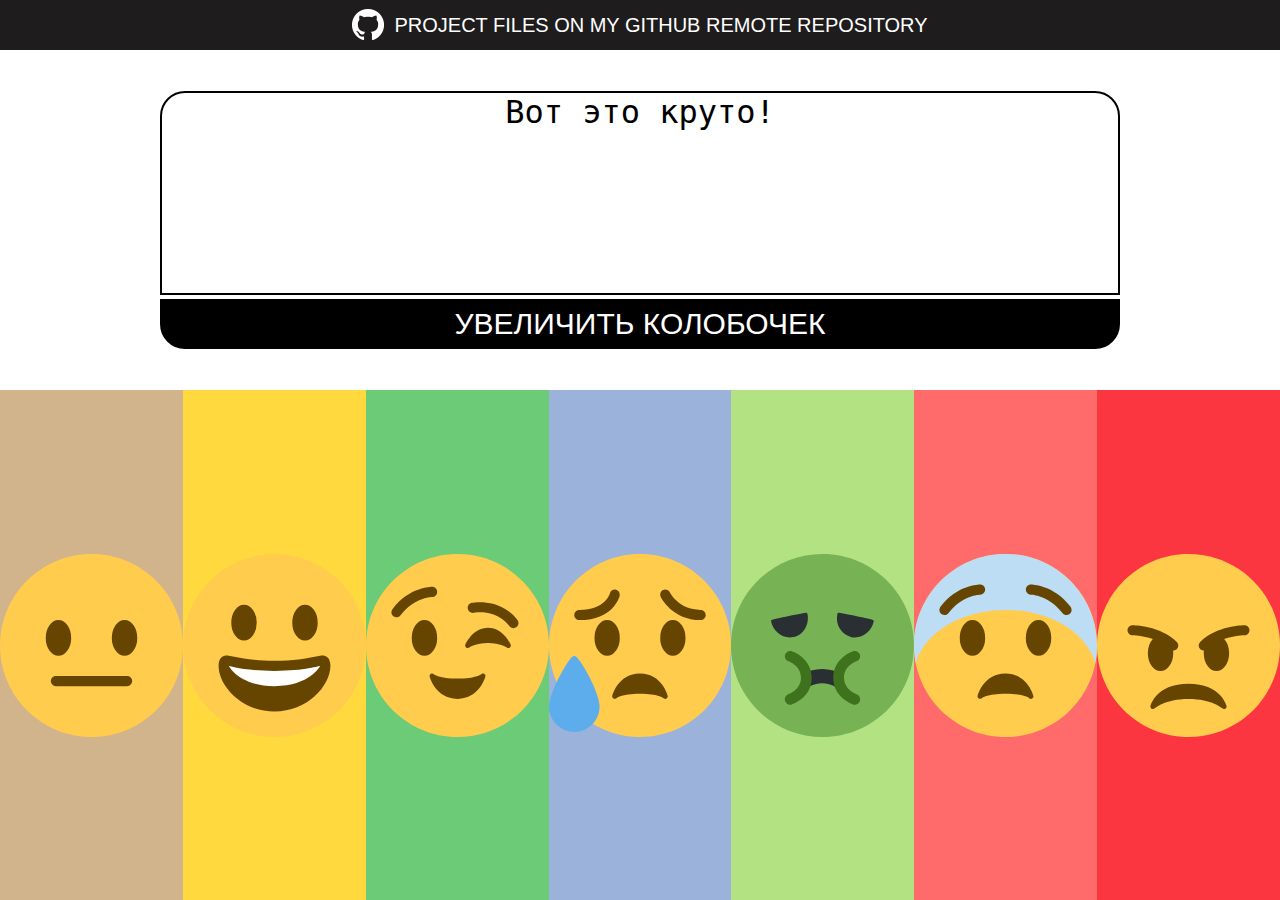
<file: index.html>
<!DOCTYPE html>
<html lang="ru">
<head>
    <meta charset="UTF-8">
    <title>School-X</title>
    <link rel="stylesheet" href="index.css">
</head>
<body>
<header>
    <div id="github-logo-container"><a href="https://github.com/toiletsandpaper/school_x-frontend"><img id="github-logo" src="img/github-logo.png"></div>
    <div id="github-text-container"><a href="https://github.com/toiletsandpaper/school_x-frontend">PROJECT FILES ON MY GITHUB REMOTE REPOSITORY</a></div>
</header>
<main>
    <div id="content-container">
        <div id="input-container">
            <div id="input-block">
                <textarea type="text" id="text" name="text" maxlength="256">Вот это круто!</textarea>
                <input type="submit" id="submit" value="УВЕЛИЧИТЬ КОЛОБОЧЕК">
            </div>
        </div>
        <div id="emotions-container">
            <div class="emotion-block" id="neutral-container"></div>
            <div class="emotion-block" id="happiness-container"></div>
            <div class="emotion-block" id="enthusiasm-container"></div>
            <div class="emotion-block" id="sadness-container"></div>
            <div class="emotion-block" id="disgust-container"></div>
            <div class="emotion-block" id="fear-container"></div>
            <div class="emotion-block" id="anger-container"></div>
        </div>
    </div>
</main>
<script src="index.js"></script>
</body>
</html>
</file>
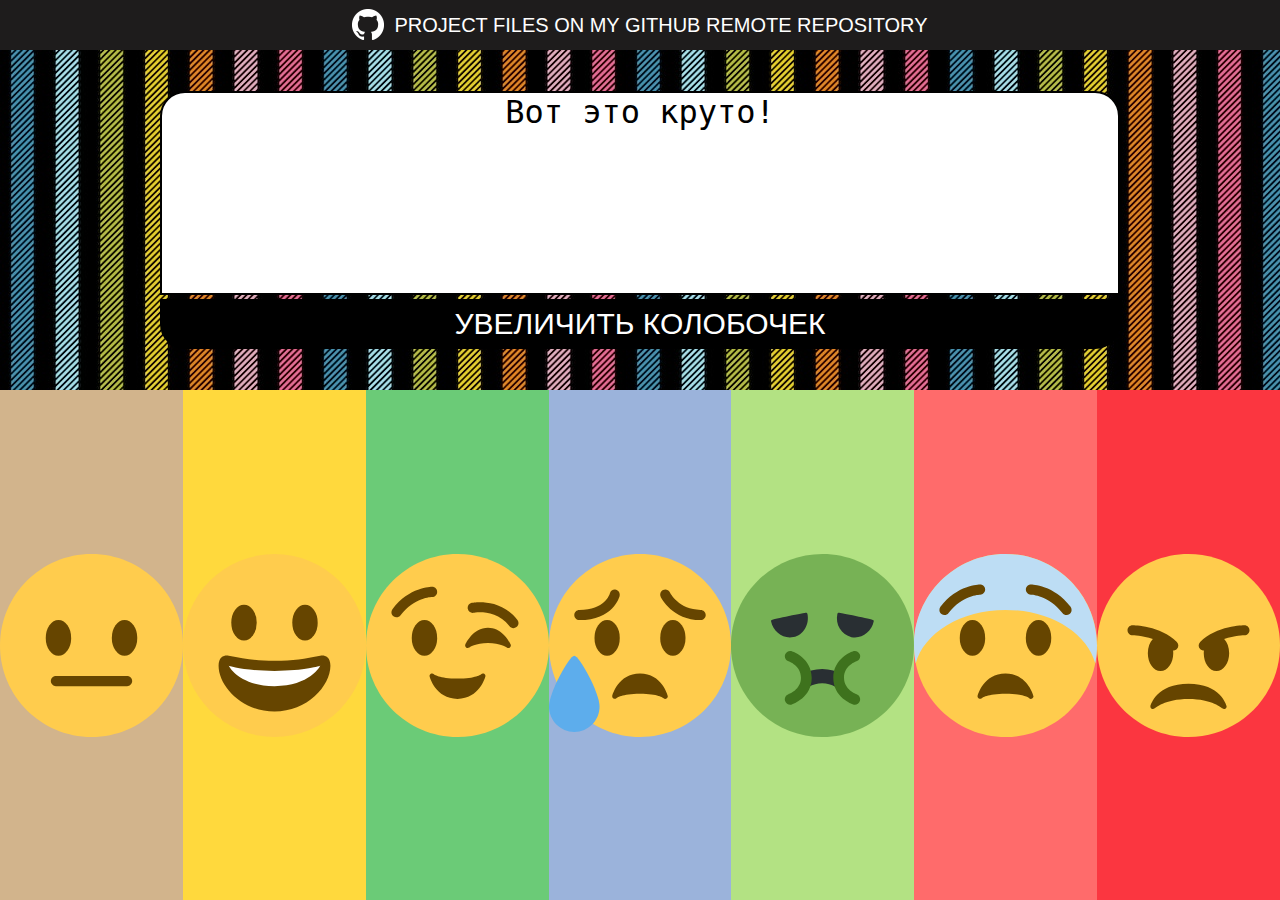
<file: templates/index.html>
<!DOCTYPE html>
<html lang="ru">
<head>
    <meta charset="UTF-8">
    <title>School-X</title>
    <link rel="stylesheet" href="/static/css/index.css">
</head>
<body>
<header>
    <div id="github-logo-container"><a href="https://github.com/toiletsandpaper/school_x-frontend"><img id="github-logo" src="/static/img/github-logo.png"></div>
    <div id="github-text-container"><a href="https://github.com/toiletsandpaper/school_x-frontend">PROJECT FILES ON MY GITHUB REMOTE REPOSITORY</a></div>
</header>
<main>
    <div id="content-container">
        <div id="input-container">
            <div id="input-block">
                <textarea type="text" id="text" name="text" maxlength="256">Вот это круто!</textarea>
                <input type="submit" id="submit" value="УВЕЛИЧИТЬ КОЛОБОЧЕК">
            </div>
        </div>
        <div id="emotions-container">
            <div class="emotion-block" id="neutral-container"></div>
            <div class="emotion-block" id="happiness-container"></div>
            <div class="emotion-block" id="enthusiasm-container"></div>
            <div class="emotion-block" id="sadness-container"></div>
            <div class="emotion-block" id="disgust-container"></div>
            <div class="emotion-block" id="fear-container"></div>
            <div class="emotion-block" id="anger-container"></div>
        </div>
    </div>
</main>
<script src="/static/js/index.js"></script>
</body>
</html>
</file>
<file: index.css>
html{
  min-height: 700px;
}

body {
  font-family: -apple-system, BlinkMacSystemFont, 'Segoe UI', 'Roboto', 'Oxygen',
    'Ubuntu', 'Cantarell', 'Fira Sans', 'Droid Sans', 'Helvetica Neue',
    sans-serif;
  -webkit-font-smoothing: antialiased;
  -moz-osx-font-smoothing: grayscale;
  margin: 0;
  display: flex;
  height: calc(100vh - 50px);
  flex-flow: row wrap;
}

code {
  font-family: source-code-pro, Menlo, Monaco, Consolas, 'Courier New',
    monospace;
}

header{
  background-color: #1e1c1c;
  width: 100%;
  height: 50px;
  color: white;
  text-align: center;
  z-index: 2;
  display: flex;
  justify-content: center;
  align-items: center;
  align-content: center;
}

header a{
  margin: 0;
  color: white;
  text-decoration: none;
  font-family: Arial, serif;
  font-size: 20px;

}
#github-text-container{
  width: fit-content;
  text-align-all: center;
}
#github-logo-container{
  width: 32px;
  height: 32px;
  padding-right: 10px;
}
main{
  height: 100%;
  width: 100%;
  z-index: 1;
}
#content-container{
  height: 100%;
}

#input-container{
  display: flex;
  justify-content: center;
  align-items: center;
  align-content: stretch;

  color: white;
  height: 40%;
  width: 100%;
  background-image: url("https://external-content.duckduckgo.com/iu/?u=https%3A%2F%2Fimage.freepik.com%2Ffree-vector%2Frainbow-lines-black-background-seamless-texture_87543-1293.jpg&f=1&nofb=1");
}
#input-block{
  width: 75%;
  color: black;
}
#text-container{
  text-align: center;
  background-color: darkgray;
}

#emotions-container {
  display: flex;
  height: 60%;
  align-items: stretch;
  align-content: stretch;
  text-align: center;
}

#neutral-container{
  flex: 1;
  order: 1;
  background-color: tan;
  background-image: url("./img/neutral.svg");
  background-repeat: no-repeat;
  background-position: center;
}
#happiness-container{
  flex: 1;
  order: 2;
  background-color: #FFD93D;
  background-image: url("./img/happiness.svg");
  background-repeat: no-repeat;
  background-position: center;
}
#enthusiasm-container{
  flex: 1;
  order: 3;
  background-color: #6BCB77;
  background-image: url("./img/enthusiasm.svg");
  background-repeat: no-repeat;
  background-position: center;
}
#sadness-container{
  flex: 1;
  order: 4;
  background-color: #9bb3db;
  background-image: url("./img/sadness.svg");
  background-repeat: no-repeat;
  background-position: center;
}
#disgust-container{
  flex: 1;
  order: 5;
  background-color: #B3E283;
  background-image: url("./img/disgust.svg");
  background-repeat: no-repeat;
  background-position: center;
}
#fear-container{
  flex: 1;
  order: 6;
  background-color: #FF6B6B;
  background-image: url("./img/fear.svg");
  background-repeat: no-repeat;
  background-position: center;
}
#anger-container{
  flex: 1;
  order: 7;
  background-color: #fb3640;
  background-image: url("./img/anger.svg");
  background-repeat: no-repeat;
  background-position: center;
}

textarea[type="text"]{
  border-radius: 25px 25px 0 0;
  margin: 0;
  border: 2px solid black;
  outline: none;
  background: white;
  width: calc(100% - 4px);
  height: 200px;
  padding: 0;
  text-align: center;
  font-size: 32px;
  overflow: hidden;
  resize: none;
}


input[type="submit"]{
  border-radius: 0 0 25px 25px;
  width: 100%;
  height: 50px;
  border: 4px solid black;
  outline: none;
  cursor: pointer;
  background: black;
  color: white;
  font-size: 30px;
  padding: 0;
}
</file>
<file: static/css/index.css>
html{
  min-height: 700px;
}

body {
  font-family: -apple-system, BlinkMacSystemFont, 'Segoe UI', 'Roboto', 'Oxygen',
    'Ubuntu', 'Cantarell', 'Fira Sans', 'Droid Sans', 'Helvetica Neue',
    sans-serif;
  -webkit-font-smoothing: antialiased;
  -moz-osx-font-smoothing: grayscale;
  margin: 0;
  display: flex;
  height: calc(100vh - 50px);
  flex-flow: row wrap;
}

code {
  font-family: source-code-pro, Menlo, Monaco, Consolas, 'Courier New',
    monospace;
}

header{
  background-color: #1e1c1c;
  width: 100%;
  height: 50px;
  color: white;
  text-align: center;
  z-index: 2;
  display: flex;
  justify-content: center;
  align-items: center;
  align-content: center;
}

header a{
  margin: 0;
  color: white;
  text-decoration: none;
  font-family: Arial, serif;
  font-size: 20px;

}
#github-text-container{
  width: fit-content;
  text-align-all: center;
}
#github-logo-container{
  width: 32px;
  height: 32px;
  padding-right: 10px;
}
main{
  height: 100%;
  width: 100%;
  z-index: 1;
}
#content-container{
  height: 100%;
}

#input-container{
  display: flex;
  justify-content: center;
  align-items: center;
  align-content: stretch;

  color: white;
  height: 40%;
  width: 100%;
  background-image: url("/static/img/background2.jpg");
}
#input-block{
  width: 75%;
  color: black;
}
#text-container{
  text-align: center;
  background-color: darkgray;
}

#emotions-container {
  display: flex;
  height: 60%;
  align-items: stretch;
  align-content: stretch;
  text-align: center;
}

#neutral-container{
  flex: 1;
  order: 1;
  background-color: tan;
  background-image: url("/static/img/neutral.svg");
  background-repeat: no-repeat;
  background-position: center;
}
#happiness-container{
  flex: 1;
  order: 2;
  background-color: #FFD93D;
  background-image: url("/static/img/happiness.svg");
  background-repeat: no-repeat;
  background-position: center;
}
#enthusiasm-container{
  flex: 1;
  order: 3;
  background-color: #6BCB77;
  background-image: url("/static/img/enthusiasm.svg");
  background-repeat: no-repeat;
  background-position: center;
}
#sadness-container{
  flex: 1;
  order: 4;
  background-color: #9bb3db;
  background-image: url("/static/img/sadness.svg");
  background-repeat: no-repeat;
  background-position: center;
}
#disgust-container{
  flex: 1;
  order: 5;
  background-color: #B3E283;
  background-image: url("/static/img/disgust.svg");
  background-repeat: no-repeat;
  background-position: center;
}
#fear-container{
  flex: 1;
  order: 6;
  background-color: #FF6B6B;
  background-image: url("/static/img/fear.svg");
  background-repeat: no-repeat;
  background-position: center;
}
#anger-container{
  flex: 1;
  order: 7;
  background-color: #fb3640;
  background-image: url("/static/img/anger.svg");
  background-repeat: no-repeat;
  background-position: center;
}

textarea[type="text"]{
  border-radius: 25px 25px 0 0;
  margin: 0;
  border: 2px solid black;
  outline: none;
  background: white;
  width: calc(100% - 4px);
  height: 200px;
  padding: 0;
  text-align: center;
  font-size: 32px;
  overflow: hidden;
  resize: none;
}


input[type="submit"]{
  border-radius: 0 0 25px 25px;
  width: 100%;
  height: 50px;
  border: 4px solid black;
  outline: none;
  cursor: pointer;
  background: black;
  color: white;
  font-size: 30px;
  padding: 0;
}
</file>
